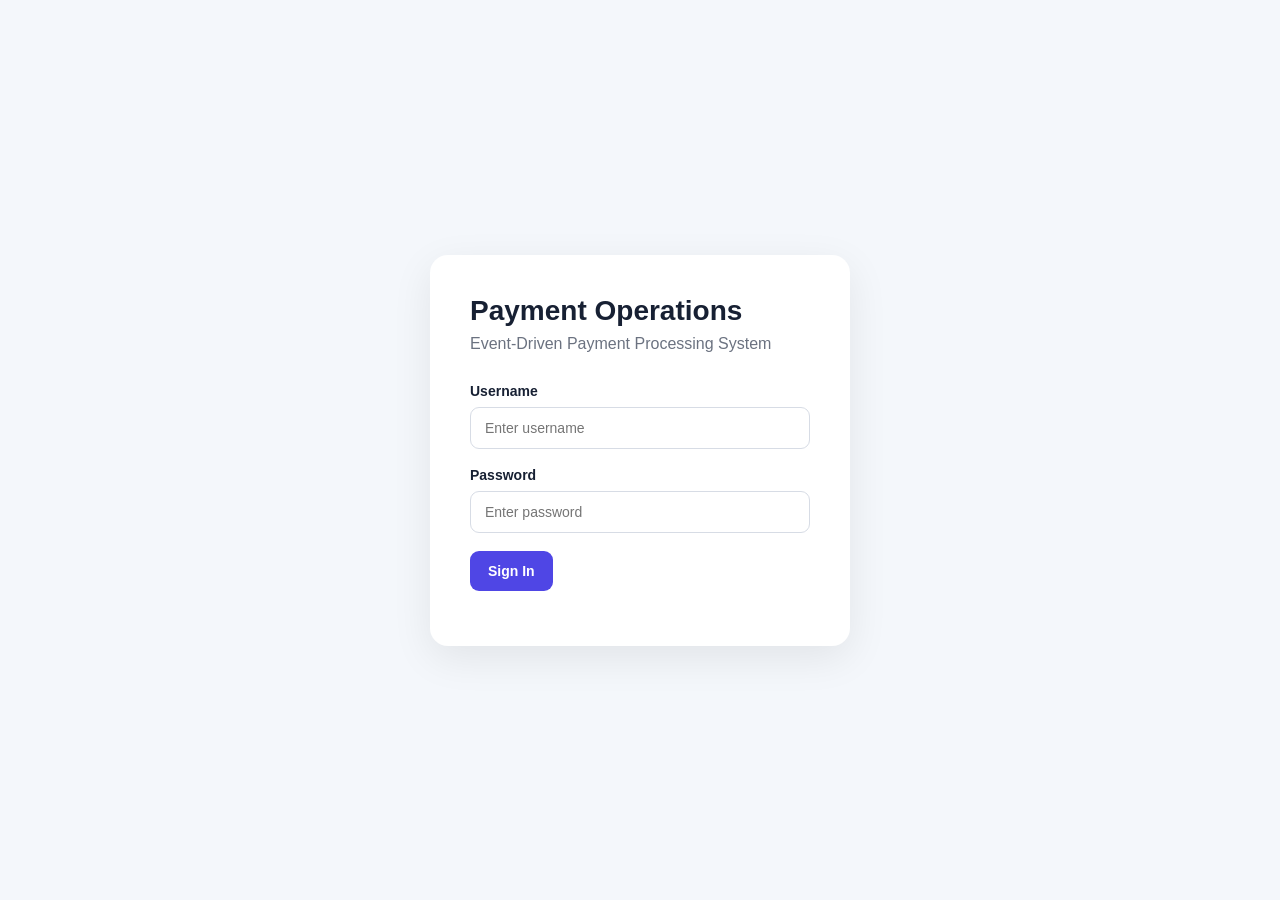
<file: frontend/index.html>
<!DOCTYPE html>
<html lang="en">

<head>

    <meta charset="UTF-8">

    <meta
        name="viewport"
        content="width=device-width, initial-scale=1.0"
    >

    <title>
        Payment Operations Dashboard
    </title>

    <link
        rel="stylesheet"
        href="style.css"
    >

</head>


<body>


    <!-- =====================================================
         LOGIN SCREEN
         ===================================================== -->

    <section
        id="loginScreen"
        class="screen"
    >

        <div class="login-card">

            <h1>
                Payment Operations
            </h1>

            <p class="subtitle">
                Event-Driven Payment Processing System
            </p>


            <form id="loginForm">


                <label for="username">
                    Username
                </label>


                <input
                    type="text"
                    id="username"
                    name="username"
                    placeholder="Enter username"
                    autocomplete="username"
                    required
                >


                <label for="password">
                    Password
                </label>


                <input
                    type="password"
                    id="password"
                    name="password"
                    placeholder="Enter password"
                    autocomplete="current-password"
                    required
                >


                <button
                    type="submit"
                >
                    Sign In
                </button>


                <p
                    id="loginMessage"
                    class="message"
                ></p>


            </form>

        </div>

    </section>



    <!-- =====================================================
         DASHBOARD
         ===================================================== -->

    <section
        id="dashboardScreen"
        class="hidden"
    >


        <!-- TOP BAR -->

        <header class="topbar">


            <div>

                <h1>
                    Payment Operations Dashboard
                </h1>

                <p>
                    Real-time payment processing monitor
                </p>

            </div>


            <button
                id="logoutButton"
                class="logout"
                type="button"
            >
                Logout
            </button>


        </header>



        <main class="container">


            <!-- =================================================
                 STATISTICS
                 ================================================= -->

            <section class="stats">


                <div class="stat-card">

                    <span>
                        Total Payments
                    </span>

                    <strong id="totalPayments">
                        0
                    </strong>

                </div>


                <div class="stat-card">

                    <span>
                        Completed
                    </span>

                    <strong id="completedPayments">
                        0
                    </strong>

                </div>


                <div class="stat-card">

                    <span>
                        Failed
                    </span>

                    <strong id="failedPayments">
                        0
                    </strong>

                </div>


                <div class="stat-card">

                    <span>
                        Pending
                    </span>

                    <strong id="pendingPayments">
                        0
                    </strong>

                </div>


                <div class="stat-card">

                    <span>
                        Total Amount
                    </span>

                    <strong id="totalAmount">
                        0.00
                    </strong>

                </div>


            </section>



            <!-- =================================================
                 CREATE PAYMENT
                 ================================================= -->

            <section class="panel">


                <div class="panel-header">


                    <div>

                        <h2>
                            Create Payment
                        </h2>

                        <p>
                            Create a new payment transaction.
                        </p>

                    </div>


                </div>



                <form
                    id="paymentForm"
                    class="payment-form"
                >


                    <div class="form-group">


                        <label for="amount">
                            Amount
                        </label>


                        <input
                            type="number"
                            id="amount"
                            name="amount"
                            min="0.01"
                            step="0.01"
                            placeholder="500"
                            required
                        >


                    </div>



                    <div class="form-group">


                        <label for="currency">
                            Currency
                        </label>


                        <select
                            id="currency"
                            name="currency"
                        >


                            <option value="USD">
                                USD
                            </option>


                            <option value="EUR">
                                EUR
                            </option>


                            <option value="GBP">
                                GBP
                            </option>


                            <option value="INR">
                                INR
                            </option>


                        </select>


                    </div>



                    <div class="form-group">


                        <label for="idempotencyKey">
                            Idempotency Key
                        </label>


                        <input
                            type="text"
                            id="idempotencyKey"
                            name="idempotencyKey"
                            placeholder="payment-test-001"
                            required
                        >


                    </div>



                    <button
                        type="submit"
                    >
                        Create Payment
                    </button>


                </form>



                <div
                    id="paymentMessage"
                    class="message"
                ></div>


            </section>



            <!-- =================================================
                 PAYMENT HISTORY
                 ================================================= -->

            <section class="panel">


                <div class="panel-header">


                    <div>

                        <h2>
                            Payment History
                        </h2>

                        <p>
                            Monitor recent payment activity.
                        </p>

                    </div>



                    <button
                        id="refreshButton"
                        class="secondary"
                        type="button"
                    >
                        Refresh
                    </button>


                </div>



                <div class="table-container">


                    <table>


                        <thead>

                            <tr>


                                <th>
                                    Payment ID
                                </th>


                                <th>
                                    Amount
                                </th>


                                <th>
                                    Currency
                                </th>


                                <th>
                                    Status
                                </th>


                                <th>
                                    Retries
                                </th>


                                <th>
                                    Created
                                </th>


                                <th>
                                    Events
                                </th>


                                <th>
                                    Action
                                </th>


                            </tr>

                        </thead>



                        <tbody id="paymentsTable">


                            <tr>


                                <td
                                    colspan="8"
                                    class="empty"
                                >
                                    No payments found.
                                </td>


                            </tr>


                        </tbody>


                    </table>


                </div>


            </section>



            <!-- =================================================
                 PAYMENT EVENTS
                 ================================================= -->

            <section
                id="eventsPanel"
                class="panel hidden"
            >


                <div class="panel-header">


                    <div>


                        <h2>
                            Payment Events
                        </h2>


                        <p id="selectedPayment">
                            Select a payment to view
                            its event history.
                        </p>


                    </div>



                    <button
                        id="closeEvents"
                        class="secondary"
                        type="button"
                    >
                        Close
                    </button>


                </div>



                <div
                    id="eventsList"
                    class="events-list"
                ></div>


            </section>


        </main>


    </section>



    <!-- =====================================================
         JAVASCRIPT
         ===================================================== -->

    <script src="app.js"></script>


</body>

</html>
</file>
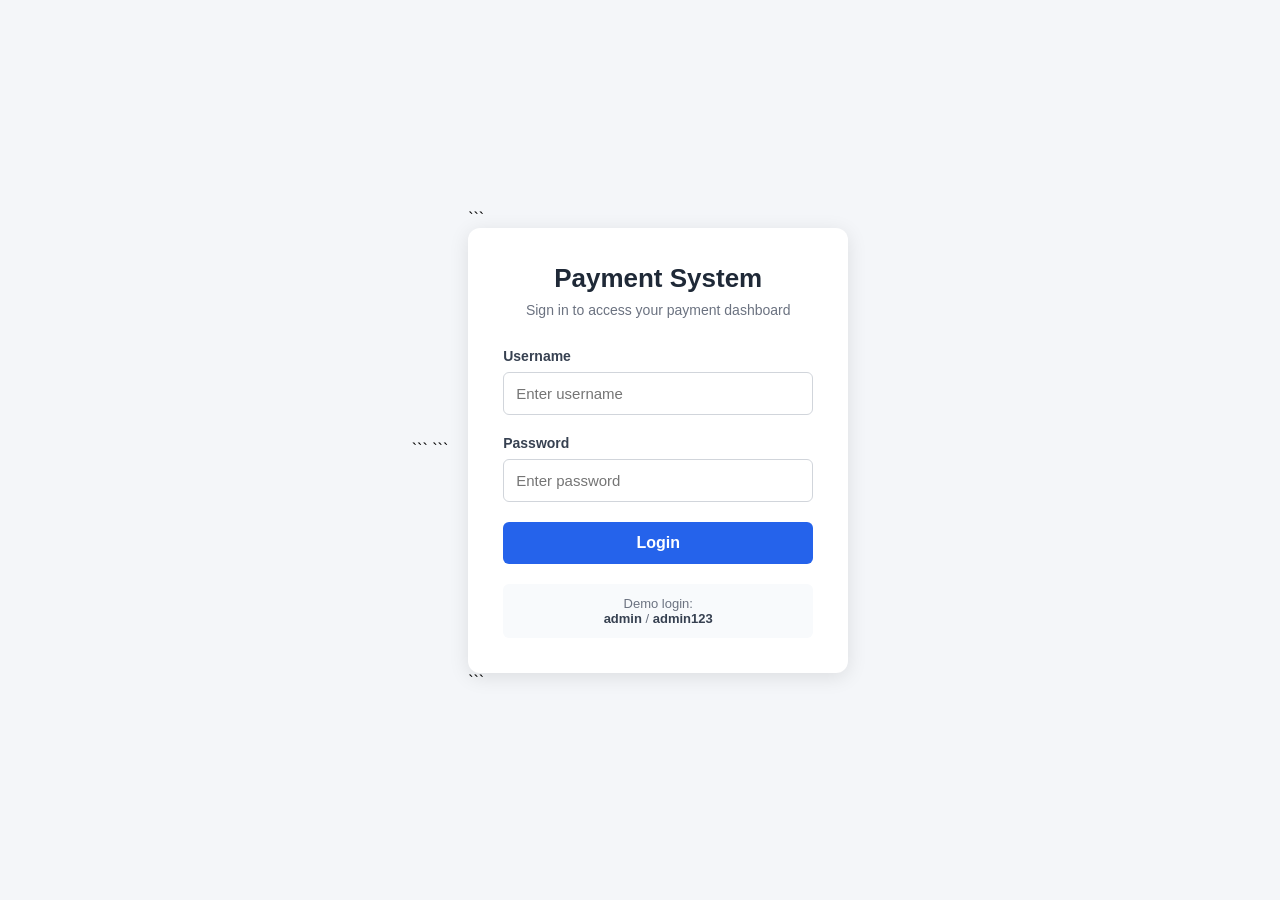
<file: frontend/dashboard.html>
<!DOCTYPE html>

<html lang="en">
<head>
    <meta charset="UTF-8">
    <meta name="viewport" content="width=device-width, initial-scale=1.0">

```
<title>Payment Dashboard</title>

<style>
    * {
        box-sizing: border-box;
        margin: 0;
        padding: 0;
        font-family: Arial, sans-serif;
    }

    body {
        background: #f4f6f9;
        color: #222;
    }

    .navbar {
        background: #1f2937;
        color: white;
        padding: 18px 30px;
        display: flex;
        justify-content: space-between;
        align-items: center;
    }

    .navbar h1 {
        font-size: 22px;
    }

    .logout-btn {
        background: #ef4444;
        border: none;
        color: white;
        padding: 9px 16px;
        border-radius: 6px;
        cursor: pointer;
    }

    .logout-btn:hover {
        background: #dc2626;
    }

    .container {
        max-width: 1200px;
        margin: 30px auto;
        padding: 0 20px;
    }

    .welcome {
        margin-bottom: 25px;
    }

    .welcome h2 {
        margin-bottom: 6px;
    }

    .welcome p {
        color: #666;
    }

    .cards {
        display: grid;
        grid-template-columns: repeat(5, 1fr);
        gap: 18px;
        margin-bottom: 30px;
    }

    .card {
        background: white;
        padding: 22px;
        border-radius: 10px;
        box-shadow: 0 2px 8px rgba(0,0,0,0.08);
    }

    .card h3 {
        color: #666;
        font-size: 14px;
        margin-bottom: 12px;
    }

    .card .value {
        font-size: 28px;
        font-weight: bold;
    }

    .completed {
        border-left: 5px solid #22c55e;
    }

    .failed {
        border-left: 5px solid #ef4444;
    }

    .pending {
        border-left: 5px solid #f59e0b;
    }

    .total {
        border-left: 5px solid #3b82f6;
    }

    .amount {
        border-left: 5px solid #8b5cf6;
    }

    .section {
        background: white;
        border-radius: 10px;
        padding: 25px;
        box-shadow: 0 2px 8px rgba(0,0,0,0.08);
        margin-bottom: 30px;
    }

    .section h2 {
        margin-bottom: 20px;
    }

    /* CREATE PAYMENT */

    .payment-form {
        display: grid;
        grid-template-columns: 1fr 1fr;
        gap: 18px;
    }

    .form-group {
        display: flex;
        flex-direction: column;
    }

    .form-group.full {
        grid-column: 1 / -1;
    }

    .form-group label {
        margin-bottom: 7px;
        font-size: 14px;
        font-weight: bold;
        color: #374151;
    }

    .form-group input,
    .form-group select {
        padding: 11px;
        border: 1px solid #d1d5db;
        border-radius: 6px;
        font-size: 15px;
        outline: none;
    }

    .form-group input:focus,
    .form-group select:focus {
        border-color: #2563eb;
    }

    .create-btn {
        grid-column: 1 / -1;
        background: #16a34a;
        color: white;
        border: none;
        padding: 12px 20px;
        border-radius: 6px;
        font-size: 15px;
        font-weight: bold;
        cursor: pointer;
    }

    .create-btn:hover {
        background: #15803d;
    }

    .create-btn:disabled {
        background: #86efac;
        cursor: not-allowed;
    }

    .help-text {
        margin-top: 7px;
        color: #6b7280;
        font-size: 12px;
    }

    /* TABLE */

    table {
        width: 100%;
        border-collapse: collapse;
    }

    th,
    td {
        padding: 13px;
        text-align: left;
        border-bottom: 1px solid #eee;
    }

    th {
        background: #f8fafc;
    }

    .status {
        display: inline-block;
        padding: 5px 10px;
        border-radius: 20px;
        font-size: 12px;
        font-weight: bold;
    }

    .status.completed {
        background: #dcfce7;
        color: #166534;
        border-left: none;
    }

    .status.failed {
        background: #fee2e2;
        color: #991b1b;
        border-left: none;
    }

    .status.processing,
    .status.pending {
        background: #fef3c7;
        color: #92400e;
        border-left: none;
    }

    .status.permanently_failed {
        background: #fecaca;
        color: #7f1d1d;
        border-left: none;
    }

    .retry-btn {
        background: #2563eb;
        color: white;
        border: none;
        padding: 7px 12px;
        border-radius: 5px;
        cursor: pointer;
    }

    .retry-btn:hover {
        background: #1d4ed8;
    }

    .message {
        padding: 15px;
        margin-bottom: 20px;
        border-radius: 6px;
        display: none;
    }

    .error {
        background: #fee2e2;
        color: #991b1b;
    }

    .success {
        background: #dcfce7;
        color: #166534;
    }

    .loading {
        text-align: center;
        padding: 30px;
        color: #666;
    }

    @media (max-width: 900px) {
        .cards {
            grid-template-columns: repeat(2, 1fr);
        }

        .payment-form {
            grid-template-columns: 1fr;
        }

        .form-group.full,
        .create-btn {
            grid-column: auto;
        }

        table {
            font-size: 13px;
        }
    }

    @media (max-width: 600px) {
        .cards {
            grid-template-columns: 1fr;
        }

        .navbar {
            padding: 15px;
        }

        .container {
            padding: 0 10px;
        }

        .section {
            overflow-x: auto;
        }
    }
</style>
```

</head>

<body>

```
<nav class="navbar">

    <h1>Payment Processing Dashboard</h1>

    <button class="logout-btn" onclick="logout()">
        Logout
    </button>

</nav>


<div class="container">

    <div class="welcome">

        <h2>Dashboard</h2>

        <p>
            Monitor your payment transactions and processing status.
        </p>

    </div>


    <div id="message" class="message"></div>


    <!-- DASHBOARD CARDS -->

    <div class="cards">

        <div class="card total">
            <h3>Total Payments</h3>
            <div class="value" id="totalPayments">0</div>
        </div>

        <div class="card completed">
            <h3>Completed</h3>
            <div class="value" id="completedPayments">0</div>
        </div>

        <div class="card failed">
            <h3>Failed</h3>
            <div class="value" id="failedPayments">0</div>
        </div>

        <div class="card pending">
            <h3>Pending / Processing</h3>
            <div class="value" id="pendingPayments">0</div>
        </div>

        <div class="card amount">
            <h3>Total Amount</h3>
            <div class="value" id="totalAmount">0.00</div>
        </div>

    </div>


    <!-- CREATE NEW PAYMENT -->

    <div class="section">

        <h2>Create New Payment</h2>

        <form id="paymentForm" class="payment-form">

            <div class="form-group">

                <label for="amount">
                    Amount
                </label>

                <input
                    type="number"
                    id="amount"
                    min="0.01"
                    step="0.01"
                    placeholder="Enter amount"
                    required
                >

            </div>


            <div class="form-group">

                <label for="currency">
                    Currency
                </label>

                <select id="currency" required>

                    <option value="USD">
                        USD
                    </option>

                    <option value="EUR">
                        EUR
                    </option>

                    <option value="GBP">
                        GBP
                    </option>

                    <option value="INR" selected>
                        INR
                    </option>

                </select>

            </div>


            <div class="form-group full">

                <label for="idempotencyKey">
                    Idempotency Key
                </label>

                <input
                    type="text"
                    id="idempotencyKey"
                    placeholder="Enter unique idempotency key"
                    required
                >

                <div class="help-text">
                    Use a unique key for each new payment.
                    Reusing the same key tests idempotency.
                </div>

            </div>


            <button
                type="submit"
                class="create-btn"
                id="createPaymentButton"
            >
                Create Payment
            </button>

        </form>

    </div>


    <!-- PAYMENTS TABLE -->

    <div class="section">

        <h2>Payment Transactions</h2>

        <div id="tableLoading" class="loading">
            Loading payments...
        </div>

        <table id="paymentsTable" style="display:none;">

            <thead>

                <tr>

                    <th>Payment ID</th>
                    <th>Amount</th>
                    <th>Currency</th>
                    <th>Status</th>
                    <th>Retries</th>
                    <th>Created</th>
                    <th>Action</th>

                </tr>

            </thead>

            <tbody id="paymentsBody">
            </tbody>

        </table>

    </div>

</div>
```

<script>

const API_URL = "http://127.0.0.1:8000";


/* =========================================================
   AUTHENTICATION
   ========================================================= */

function getToken() {

    return localStorage.getItem("access_token");

}


/* =========================================================
   CHECK LOGIN
   ========================================================= */

function checkAuthentication() {

    const token = getToken();

    if (!token) {

        window.location.href = "login.html";

        return false;

    }

    return true;

}


/* =========================================================
   MESSAGE
   ========================================================= */

function showMessage(message, type = "success") {

    const element =
        document.getElementById("message");

    element.textContent = message;

    element.className =
        "message " + type;

    element.style.display = "block";


    setTimeout(() => {

        element.style.display = "none";

    }, 4000);

}


/* =========================================================
   GENERATE IDEMPOTENCY KEY
   ========================================================= */

function generateIdempotencyKey() {

    return "payment-" +
        Date.now() +
        "-" +
        Math.random()
            .toString(36)
            .substring(2, 10);

}


/* =========================================================
   CREATE PAYMENT
   ========================================================= */

async function createPayment(event) {

    event.preventDefault();


    const token = getToken();

    const amount =
        document.getElementById("amount").value;

    const currency =
        document.getElementById("currency").value;

    const idempotencyKey =
        document.getElementById("idempotencyKey")
            .value
            .trim();


    if (!amount || Number(amount) <= 0) {

        showMessage(
            "Amount must be greater than zero.",
            "error"
        );

        return;

    }


    if (!idempotencyKey) {

        showMessage(
            "Idempotency key is required.",
            "error"
        );

        return;

    }


    const button =
        document.getElementById(
            "createPaymentButton"
        );


    button.disabled = true;

    button.textContent =
        "Creating Payment...";


    try {

        const response = await fetch(
            `${API_URL}/payments`,
            {
                method: "POST",

                headers: {
                    "Content-Type": "application/json",
                    "Authorization": `Bearer ${token}`
                },

                body: JSON.stringify({

                    amount: Number(amount),

                    currency: currency,

                    idempotency_key:
                        idempotencyKey

                })

            }
        );


        const data =
            await response.json();


        if (response.status === 401) {

            logout();

            return;

        }


        if (!response.ok) {

            throw new Error(
                data.detail ||
                "Payment creation failed."
            );

        }


        showMessage(
            `Payment ${data.payment_id} created successfully.`,
            "success"
        );


        /*
         * Clear amount.
         * Generate a fresh key for the next payment.
         */

        document.getElementById(
            "amount"
        ).value = "";

        document.getElementById(
            "idempotencyKey"
        ).value =
            generateIdempotencyKey();


        /*
         * Refresh dashboard and table.
         */

        await loadDashboard();

        await loadPayments();

    }

    catch (error) {

        console.error(
            "Create payment error:",
            error
        );

        showMessage(
            error.message ||
            "Unable to create payment.",
            "error"
        );

    }

    finally {

        button.disabled = false;

        button.textContent =
            "Create Payment";

    }

}


/* =========================================================
   LOAD DASHBOARD
   ========================================================= */

async function loadDashboard() {

    const token = getToken();

    try {

        const response = await fetch(
            `${API_URL}/dashboard`,
            {
                method: "GET",

                headers: {
                    "Authorization":
                        `Bearer ${token}`
                }
            }
        );


        if (response.status === 401) {

            logout();

            return;

        }


        if (!response.ok) {

            throw new Error(
                "Failed to load dashboard"
            );

        }


        const data =
            await response.json();


        document.getElementById(
            "totalPayments"
        ).textContent =
            data.total_payments;


        document.getElementById(
            "completedPayments"
        ).textContent =
            data.completed_payments;


        document.getElementById(
            "failedPayments"
        ).textContent =
            data.failed_payments;


        document.getElementById(
            "pendingPayments"
        ).textContent =
            data.pending_payments;


        document.getElementById(
            "totalAmount"
        ).textContent =
            Number(
                data.total_amount
            ).toFixed(2);

    }

    catch (error) {

        console.error(error);

        showMessage(
            "Unable to load dashboard.",
            "error"
        );

    }

}


/* =========================================================
   LOAD PAYMENTS
   ========================================================= */

async function loadPayments() {

    const token = getToken();

    try {

        const response = await fetch(
            `${API_URL}/payments`,
            {
                method: "GET",

                headers: {
                    "Authorization":
                        `Bearer ${token}`
                }
            }
        );


        if (response.status === 401) {

            logout();

            return;

        }


        if (!response.ok) {

            throw new Error(
                "Failed to load payments"
            );

        }


        const payments =
            await response.json();


        const tbody =
            document.getElementById(
                "paymentsBody"
            );


        tbody.innerHTML = "";


        if (payments.length === 0) {

            tbody.innerHTML = `
                <tr>
                    <td colspan="7"
                        style="text-align:center;">
                        No payments found.
                    </td>
                </tr>
            `;

        }


        payments.forEach(payment => {

            const row =
                document.createElement("tr");


            const paymentStatus =
                String(payment.status)
                    .toLowerCase();


            let action = "-";


            if (
                paymentStatus === "failed" ||
                paymentStatus === "permanently_failed"
            ) {

                action = `
                    <button
                        class="retry-btn"
                        onclick="retryPayment('${payment.payment_id}')">
                        Retry
                    </button>
                `;

            }


            const createdDate =
                payment.created_at
                    ? new Date(
                        payment.created_at
                    ).toLocaleString()
                    : "-";


            row.innerHTML = `

                <td>
                    ${payment.payment_id}
                </td>

                <td>
                    ${Number(
                        payment.amount
                    ).toFixed(2)}
                </td>

                <td>
                    ${payment.currency}
                </td>

                <td>
                    <span class="status ${paymentStatus}">
                        ${payment.status}
                    </span>
                </td>

                <td>
                    ${payment.retry_count}
                </td>

                <td>
                    ${createdDate}
                </td>

                <td>
                    ${action}
                </td>

            `;


            tbody.appendChild(row);

        });


        document.getElementById(
            "tableLoading"
        ).style.display = "none";


        document.getElementById(
            "paymentsTable"
        ).style.display = "table";

    }

    catch (error) {

        console.error(error);

        document.getElementById(
            "tableLoading"
        ).textContent =
            "Unable to load payments.";

    }

}


/* =========================================================
   RETRY PAYMENT
   ========================================================= */

async function retryPayment(paymentId) {

    const token = getToken();


    if (!confirm(
        "Do you want to retry this payment?"
    )) {

        return;

    }


    try {

        const response = await fetch(
            `${API_URL}/payments/${paymentId}/retry`,
            {
                method: "POST",

                headers: {
                    "Authorization":
                        `Bearer ${token}`
                }
            }
        );


        const data =
            await response.json();


        if (response.status === 401) {

            logout();

            return;

        }


        if (!response.ok) {

            throw new Error(
                data.detail ||
                "Retry failed"
            );

        }


        showMessage(
            "Payment retried successfully.",
            "success"
        );


        await loadDashboard();

        await loadPayments();

    }

    catch (error) {

        console.error(error);

        showMessage(
            error.message,
            "error"
        );

    }

}


/* =========================================================
   LOGOUT
   ========================================================= */

function logout() {

    localStorage.removeItem(
        "access_token"
    );

    window.location.href =
        "login.html";

}


/* =========================================================
   INITIALIZE
   ========================================================= */

async function initializeDashboard() {

    if (!checkAuthentication()) {

        return;

    }


    /*
     * Generate an initial idempotency key.
     */

    document.getElementById(
        "idempotencyKey"
    ).value =
        generateIdempotencyKey();


    await loadDashboard();

    await loadPayments();

}


/* =========================================================
   FORM EVENT
   ========================================================= */

document.getElementById(
    "paymentForm"
).addEventListener(
    "submit",
    createPayment
);


/* =========================================================
   START
   ========================================================= */

initializeDashboard();

</script>

</body>
</html>
</file>
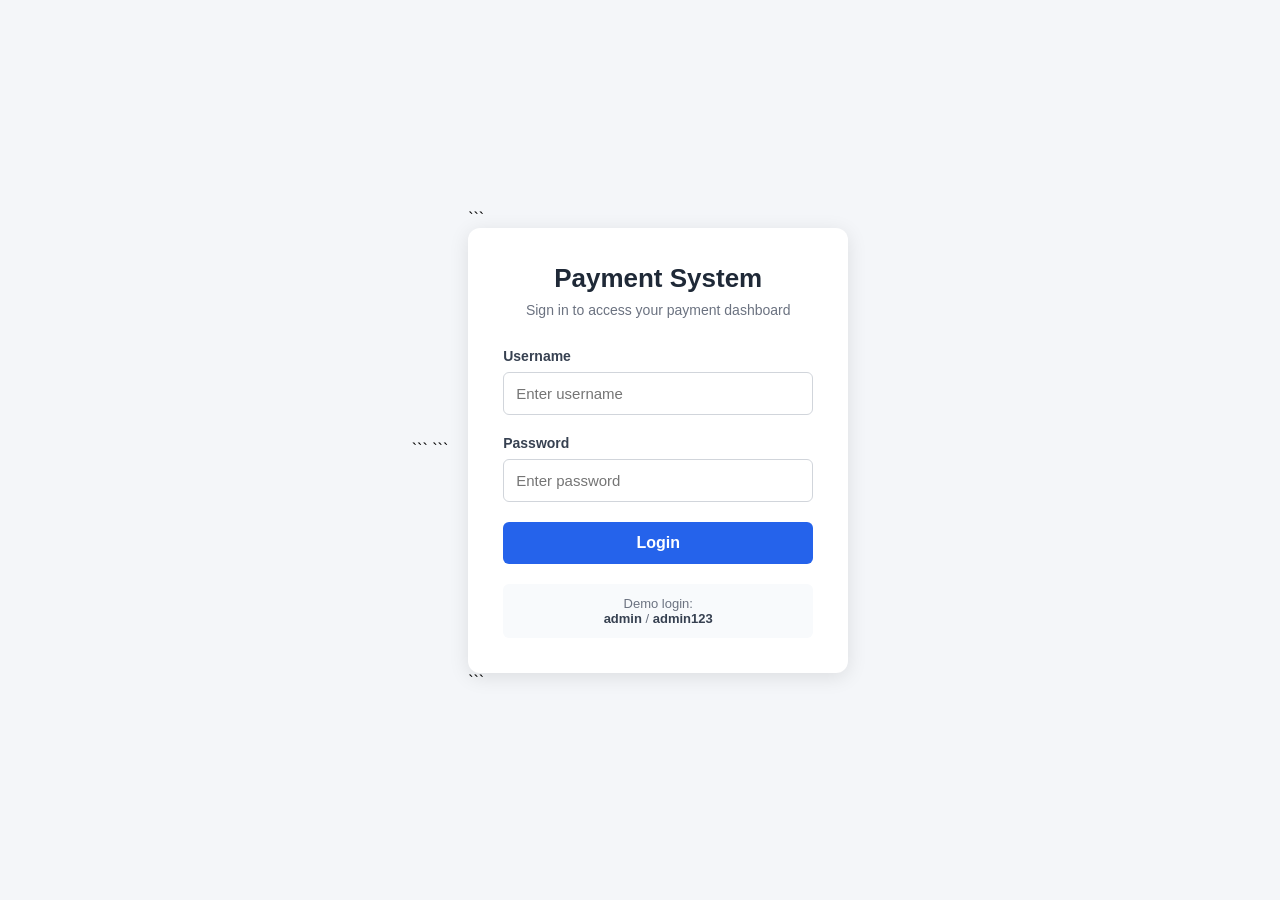
<file: frontend/login.html>
<!DOCTYPE html>

<html lang="en">
<head>
    <meta charset="UTF-8">
    <meta name="viewport" content="width=device-width, initial-scale=1.0">

```
<title>Payment System - Login</title>

<style>
    * {
        box-sizing: border-box;
        margin: 0;
        padding: 0;
        font-family: Arial, sans-serif;
    }

    body {
        min-height: 100vh;
        background: #f4f6f9;
        display: flex;
        justify-content: center;
        align-items: center;
    }

    .login-container {
        width: 100%;
        max-width: 420px;
        padding: 20px;
    }

    .login-card {
        background: white;
        padding: 35px;
        border-radius: 12px;
        box-shadow: 0 4px 20px rgba(0, 0, 0, 0.10);
    }

    .login-card h1 {
        text-align: center;
        color: #1f2937;
        margin-bottom: 8px;
        font-size: 26px;
    }

    .login-card .subtitle {
        text-align: center;
        color: #6b7280;
        margin-bottom: 30px;
        font-size: 14px;
    }

    .form-group {
        margin-bottom: 20px;
    }

    .form-group label {
        display: block;
        margin-bottom: 8px;
        color: #374151;
        font-weight: bold;
        font-size: 14px;
    }

    .form-group input {
        width: 100%;
        padding: 12px;
        border: 1px solid #d1d5db;
        border-radius: 6px;
        font-size: 15px;
        outline: none;
    }

    .form-group input:focus {
        border-color: #2563eb;
    }

    .login-btn {
        width: 100%;
        padding: 12px;
        background: #2563eb;
        color: white;
        border: none;
        border-radius: 6px;
        font-size: 16px;
        font-weight: bold;
        cursor: pointer;
    }

    .login-btn:hover {
        background: #1d4ed8;
    }

    .login-btn:disabled {
        background: #93c5fd;
        cursor: not-allowed;
    }

    .message {
        display: none;
        padding: 12px;
        margin-bottom: 20px;
        border-radius: 6px;
        font-size: 14px;
    }

    .error {
        background: #fee2e2;
        color: #991b1b;
    }

    .success {
        background: #dcfce7;
        color: #166534;
    }

    .demo-info {
        margin-top: 20px;
        padding: 12px;
        background: #f8fafc;
        border-radius: 6px;
        text-align: center;
        font-size: 13px;
        color: #6b7280;
    }

    .demo-info strong {
        color: #374151;
    }
</style>
```

</head>

<body>

<div class="login-container">

```
<div class="login-card">

    <h1>Payment System</h1>

    <p class="subtitle">
        Sign in to access your payment dashboard
    </p>

    <div id="message" class="message"></div>

    <form id="loginForm">

        <div class="form-group">

            <label for="username">
                Username
            </label>

            <input
                type="text"
                id="username"
                name="username"
                placeholder="Enter username"
                required
                autocomplete="username"
            >

        </div>

        <div class="form-group">

            <label for="password">
                Password
            </label>

            <input
                type="password"
                id="password"
                name="password"
                placeholder="Enter password"
                required
                autocomplete="current-password"
            >

        </div>

        <button
            type="submit"
            class="login-btn"
            id="loginButton"
        >
            Login
        </button>

    </form>

    <div class="demo-info">
        Demo login:<br>
        <strong>admin</strong> / <strong>admin123</strong>
    </div>

</div>
```

</div>

<script>

const API_URL = "http://127.0.0.1:8000";

const loginForm = document.getElementById("loginForm");
const loginButton = document.getElementById("loginButton");
const messageElement = document.getElementById("message");


function showMessage(message, type = "error") {

    messageElement.textContent = message;

    messageElement.className =
        "message " + type;

    messageElement.style.display = "block";
}


loginForm.addEventListener("submit", async function(event) {

    event.preventDefault();

    const username =
        document.getElementById("username").value.trim();

    const password =
        document.getElementById("password").value;


    if (!username || !password) {

        showMessage(
            "Please enter username and password.",
            "error"
        );

        return;
    }


    loginButton.disabled = true;
    loginButton.textContent = "Logging in...";

    messageElement.style.display = "none";


    try {

        const response = await fetch(
            `${API_URL}/login`,
            {
                method: "POST",

                headers: {
                    "Content-Type": "application/json"
                },

                body: JSON.stringify({
                    username: username,
                    password: password
                })
            }
        );


        let data;

        try {

            data = await response.json();

        } catch {

            data = {};

        }


        if (!response.ok) {

            throw new Error(
                data.detail ||
                "Login failed. Please check your credentials."
            );

        }


        if (!data.access_token) {

            throw new Error(
                "Login succeeded but no access token was returned."
            );

        }


        localStorage.setItem(
            "access_token",
            data.access_token
        );


        showMessage(
            "Login successful. Opening dashboard...",
            "success"
        );


        setTimeout(() => {

            window.location.href =
                "dashboard.html";

        }, 500);

    }

    catch (error) {

        console.error("Login error:", error);

        showMessage(
            error.message ||
            "Unable to connect to the payment server.",
            "error"
        );

    }

    finally {

        loginButton.disabled = false;
        loginButton.textContent = "Login";

    }

});

</script>

</body>
</html>
</file>
<file: frontend/style.css>
* {
    box-sizing: border-box;
    margin: 0;
    padding: 0;
}

body {
    font-family: Arial, Helvetica, sans-serif;
    background: #f4f7fb;
    color: #172033;
}

.hidden {
    display: none !important;
}

.screen {
    min-height: 100vh;
    display: flex;
    align-items: center;
    justify-content: center;
    padding: 20px;
}

.login-card {
    width: 100%;
    max-width: 420px;
    background: white;
    padding: 40px;
    border-radius: 18px;
    box-shadow: 0 12px 40px rgba(0, 0, 0, 0.08);
}

.login-card h1 {
    font-size: 28px;
    margin-bottom: 8px;
}

.subtitle {
    color: #6b7280;
    margin-bottom: 30px;
}

label {
    display: block;
    font-size: 14px;
    font-weight: 600;
    margin-bottom: 8px;
}

input,
select {
    width: 100%;
    padding: 12px 14px;
    border: 1px solid #d7dce5;
    border-radius: 9px;
    font-size: 14px;
    margin-bottom: 18px;
    outline: none;
}

input:focus,
select:focus {
    border-color: #4f46e5;
}

button {
    border: none;
    border-radius: 9px;
    padding: 12px 18px;
    background: #4f46e5;
    color: white;
    font-size: 14px;
    font-weight: 600;
    cursor: pointer;
}

button:hover {
    opacity: 0.9;
}

.message {
    margin-top: 15px;
    font-size: 14px;
    color: #4b5563;
}

.topbar {
    background: white;
    padding: 22px 5%;
    display: flex;
    justify-content: space-between;
    align-items: center;
    border-bottom: 1px solid #e5e7eb;
}

.topbar h1 {
    font-size: 25px;
    margin-bottom: 5px;
}

.topbar p {
    color: #6b7280;
    font-size: 14px;
}

.logout {
    background: #dc2626;
}

.container {
    width: 90%;
    max-width: 1400px;
    margin: 30px auto;
}

.stats {
    display: grid;
    grid-template-columns: repeat(5, 1fr);
    gap: 18px;
    margin-bottom: 25px;
}

.stat-card {
    background: white;
    padding: 22px;
    border-radius: 14px;
    box-shadow: 0 4px 15px rgba(0, 0, 0, 0.05);
}

.stat-card span {
    display: block;
    color: #6b7280;
    font-size: 13px;
    margin-bottom: 10px;
}

.stat-card strong {
    font-size: 27px;
}

.panel {
    background: white;
    border-radius: 14px;
    padding: 25px;
    margin-bottom: 25px;
    box-shadow: 0 4px 15px rgba(0, 0, 0, 0.05);
}

.panel-header {
    display: flex;
    justify-content: space-between;
    align-items: center;
    margin-bottom: 22px;
}

.panel-header h2 {
    font-size: 20px;
    margin-bottom: 5px;
}

.panel-header p {
    color: #6b7280;
    font-size: 13px;
}

.payment-form {
    display: grid;
    grid-template-columns: 1fr 1fr 1.5fr auto;
    gap: 15px;
    align-items: end;
}

.payment-form input,
.payment-form select {
    margin-bottom: 0;
}

.secondary {
    background: #374151;
}

.table-container {
    width: 100%;
    overflow-x: auto;
}

table {
    width: 100%;
    border-collapse: collapse;
    min-width: 850px;
}

th {
    text-align: left;
    background: #f8fafc;
    color: #64748b;
    font-size: 12px;
    padding: 14px;
    border-bottom: 1px solid #e5e7eb;
}

td {
    padding: 15px 14px;
    border-bottom: 1px solid #edf0f4;
    font-size: 13px;
}

.empty {
    text-align: center;
    color: #6b7280;
    padding: 35px;
}

.status {
    display: inline-block;
    padding: 5px 10px;
    border-radius: 20px;
    font-size: 11px;
    font-weight: 700;
}

.status.completed {
    background: #dcfce7;
    color: #166534;
}

.status.pending,
.status.processing {
    background: #fef3c7;
    color: #92400e;
}

.status.failed,
.status.permanently-failed {
    background: #fee2e2;
    color: #991b1b;
}

.event-button {
    background: #eef2ff;
    color: #4338ca;
    padding: 7px 10px;
    font-size: 11px;
}

.events-list {
    display: flex;
    flex-direction: column;
    gap: 12px;
}

.event-item {
    border-left: 4px solid #4f46e5;
    background: #f8fafc;
    padding: 15px;
    border-radius: 7px;
}

.event-type {
    font-weight: 700;
    font-size: 14px;
    margin-bottom: 5px;
}

.event-message {
    color: #4b5563;
    font-size: 13px;
    margin-bottom: 7px;
}

.event-time {
    color: #94a3b8;
    font-size: 11px;
}

@media (max-width: 1000px) {

    .stats {
        grid-template-columns: repeat(2, 1fr);
    }

    .payment-form {
        grid-template-columns: 1fr 1fr;
    }

}

@media (max-width: 600px) {

    .topbar {
        flex-direction: column;
        align-items: flex-start;
        gap: 15px;
    }

    .stats {
        grid-template-columns: 1fr;
    }

    .payment-form {
        grid-template-columns: 1fr;
    }

    .login-card {
        padding: 25px;
    }

}
</file>
